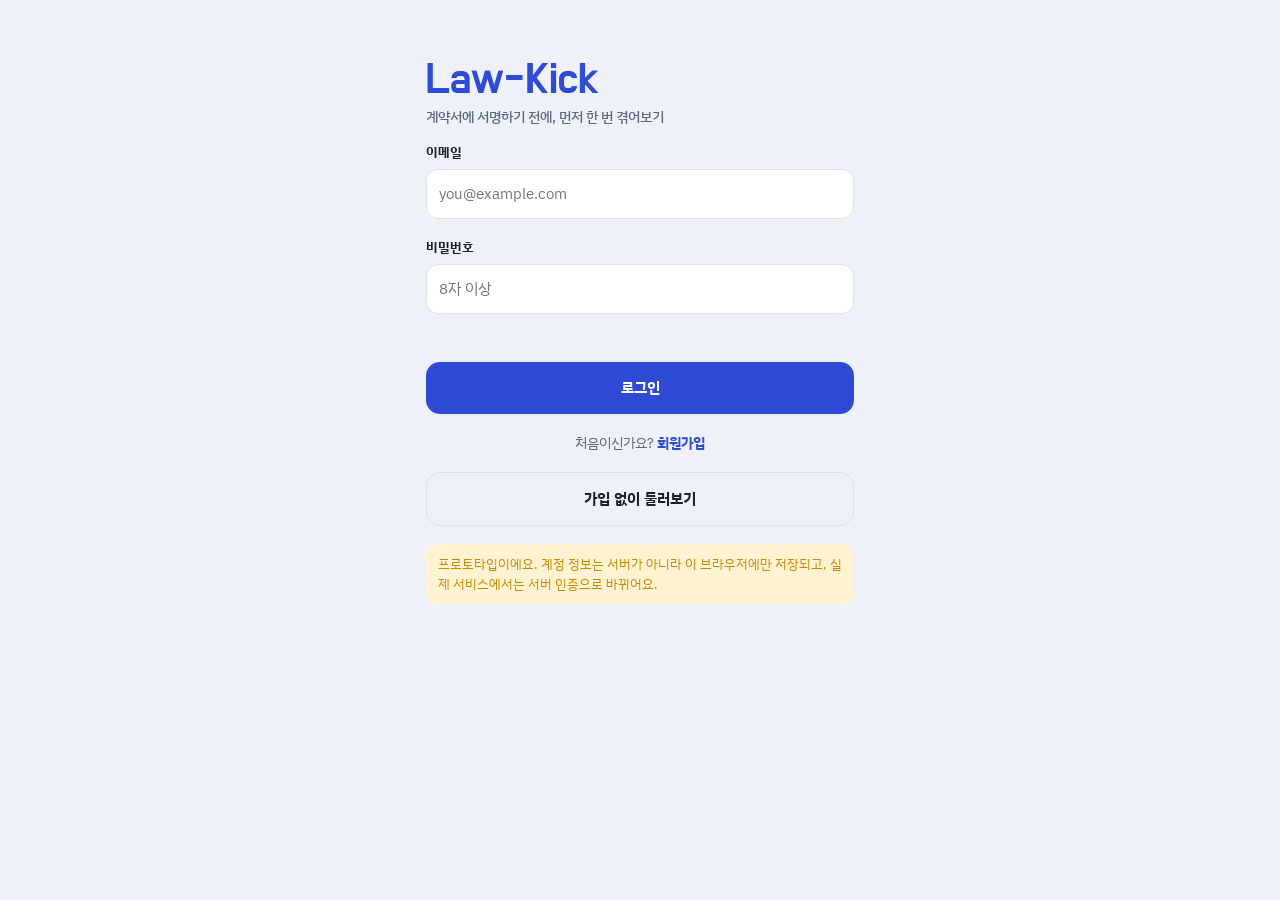
<file: index.html>
<!doctype html>
<html lang="ko">
<head>
<meta charset="utf-8">
<meta name="viewport" content="width=device-width,initial-scale=1,viewport-fit=cover">
<title>Law-Kick</title>
<meta name="claude:viewport-fit-sides" content="cover">
<link rel="preconnect" href="https://fonts.googleapis.com">
<link rel="stylesheet" href="https://fonts.googleapis.com/css2?family=Do+Hyeon&family=Gowun+Dodum&family=IBM+Plex+Sans+KR:wght@400;500;700&display=swap">
<link rel="stylesheet" href="css/style.css">
</head>
<body>
<div id="app">
  <div class="toast" id="toast" role="status"></div>

  <!-- 로그인 -->
  <section class="screen" id="login" hidden>
    <form class="stack" style="gap:18px;padding-top:36px" id="loginForm" novalidate>
      <div class="brand">Law-Kick<small>계약서에 서명하기 전에, 먼저 한 번 겪어보기</small></div>
      <div class="field"><label for="liEmail">이메일</label><input type="email" id="liEmail" autocomplete="username" placeholder="you@example.com"></div>
      <div class="field"><label for="liPw">비밀번호</label><input type="password" id="liPw" autocomplete="current-password" placeholder="8자 이상"></div>
      <div class="err" id="liErr"></div>
      <button class="btn" type="submit">로그인</button>
      <p class="sub" style="text-align:center">처음이신가요? <button type="button" class="link" onclick="go('signup')">회원가입</button></p>
      <button type="button" class="btn line" onclick="guest()">가입 없이 둘러보기</button>
      <p class="proto">프로토타입이에요. 계정 정보는 서버가 아니라 이 브라우저에만 저장되고, 실제 서비스에서는 서버 인증으로 바뀌어요.</p>
    </form>
  </section>

  <!-- 회원가입 -->
  <section class="screen" id="signup" hidden>
    <form class="stack" style="gap:14px" id="signupForm" novalidate>
      <button type="button" class="back" onclick="go('login')">← 로그인</button>
      <h1>회원가입</h1>
      <div class="field"><label for="suNick">닉네임</label><input type="text" id="suNick" maxlength="10" placeholder="2~10자, 랭킹에 표시돼요"><div class="err" id="eNick"></div></div>
      <div class="field"><label for="suEmail">이메일</label><input type="email" id="suEmail" autocomplete="username"><div class="err" id="eEmail"></div></div>
      <div class="field"><label for="suPw">비밀번호</label><input type="password" id="suPw" autocomplete="new-password" placeholder="영문과 숫자를 섞어 8자 이상"><div class="err" id="ePw"></div></div>
      <div class="field"><label for="suPw2">비밀번호 확인</label><input type="password" id="suPw2" autocomplete="new-password"><div class="err" id="ePw2"></div></div>
      <label class="agree"><input type="checkbox" id="suAgree"><span>(필수) 이용약관과 개인정보 처리방침에 동의합니다.</span></label>
      <label class="agree"><input type="checkbox" id="suRank" checked><span>(선택) 랭킹에 닉네임과 경험치를 공개합니다.</span></label>
      <div class="err" id="eAgree"></div>
      <button class="btn" type="submit">가입하고 시작하기</button>
    </form>
  </section>

  <!-- 홈 -->
  <section class="screen" id="home" hidden>
    <div class="stack" style="gap:18px">
      <div class="row between"><div><p class="sub" id="hHello"></p><h1>오늘은 어떤 계약을<br>연습해 볼까요?</h1></div></div>
      <div class="hero" hidden>
        <div class="row between">
          <span class="disp" style="font-size:21px" id="hLv"></span>
          <span class="sub" id="hDay"></span>
        </div>

        <div class="meter">
          <i id="hBar"></i>
        </div>

        <p class="sub" style="margin-top:6px" id="hNext"></p>

        <div class="stats">
          <div><b id="hXp"></b><span>경험치</span></div>
          <div><b id="hCoin"></b><span>킥 코인</span></div>
          <div><b id="hClear"></b><span>클리어 단계</span></div>
        </div>
      </div>
      <button class="next" id="hContinue"></button>
      <div class="row between"><h2>코스 선택</h2><span class="sub">3개 코스</span></div>
      <div class="stack" id="hCourses"></div>
      <p class="note">교육용 예시 시나리오예요. 법령 요약은 2026년 기준이며, 실제 사안은 전문가와 상담하세요.</p>
    </div>
  </section>

  <!-- 코스 -->
  <section class="screen" id="course" hidden>
    <div class="stack" style="gap:16px">
      <button class="back" onclick="go('home')">← 홈</button>
      <div><span class="label" id="cNo"></span><h1 id="cName"></h1><p class="sub" id="cSub"></p></div>
      <div class="stack" id="cChapters" style="gap:14px"></div>
    </div>
  </section>

  <!-- 스테이지 소개(만화) -->
  <section class="screen" id="stage" hidden>
    <div class="stack" style="gap:16px">
      <div class="row between"><button class="back" onclick="openCourse(cur.course)">← 코스</button>
        <div class="fsbar" aria-label="글자 크기"><span class="sub">글자</span><button onclick="fontStep(-1)" aria-label="글자 작게">가−</button><button onclick="fontStep(1)" aria-label="글자 크게">가+</button></div></div>
      <div><span class="label" id="sTag"></span><h1 id="sTitle"></h1></div>
      <div class="comic" id="sComic"></div>
      <div class="qcard"><b>문제</b><p style="margin-top:4px;font-weight:700" id="sQ"></p></div>
      <div class="card"><span class="label">푸는 방법</span><p style="margin-top:6px;font-size:14px">AI 진행자에게 질문할 수 있는 기회는 <b>10번</b>이에요. 스무고개처럼 물어보며 숨은 단서 2개를 찾고, 준비가 되면 답을 고르세요. 단서를 많이 찾고 질문을 아낄수록 보상이 커져요.</p></div>
      <button class="btn" onclick="startPlay()">질문 시작하기</button>
    </div>
  </section>

  <!-- 플레이 -->
  <section class="screen" id="play" hidden style="padding-bottom:180px">
    <div class="playhead">
      <div class="row between"><button class="back" onclick="go('stage',true)">← 만화 다시 보기</button><span class="sub" id="pLeft"></span></div>
      <div class="qtext" id="pQ"></div>
      <div class="qleft" id="pBar"></div>
      <div class="clues" id="pClues"></div>
    </div>
    <div class="chat" id="pChat" aria-live="polite"></div>
  </section>

  <!-- 답 고르기 -->
  <section class="screen" id="answer" hidden>
    <div class="stack" style="gap:12px">
      <button class="back" onclick="go('play',true)" id="aBack">← 질문으로 돌아가기</button>
      <div><span class="label">정답 고르기</span><h2 id="aQ" style="margin-top:4px"></h2></div>
      <div class="stack" id="aOpts" style="gap:10px"></div>
    </div>
  </section>

  <!-- 피드백 -->
  <section class="screen" id="feedback" hidden>
    <div class="stack" style="gap:14px">
      <div class="verdict" id="fVerdict"></div>
      <div class="card stack" id="fMine" style="gap:6px"></div>
      <div class="card stack" id="fExplain" style="gap:8px"></div>
      <div class="card stack" id="fLaws" style="gap:12px"></div>
      <div class="ai" id="fAi"></div>
      <div class="stack" id="fBtns" style="gap:10px"></div>
    </div>
  </section>

  <!-- 쇼츠 몰아보기 -->
  <section class="screen" id="shorts" hidden>
    <div class="stack" style="gap:16px">
      <div><h1>쇼츠 몰아보기</h1><p class="sub" style="margin-top:6px">챕터마다 시작 전에 보는 1분 배경지식이에요. 시작한 챕터의 쇼츠는 여기서 언제든 다시 볼 수 있어요.</p></div>
      <button class="btn hot" onclick="playAll()">열린 쇼츠 전체 이어보기</button>
      <div id="shList" class="stack" style="gap:18px"></div>
    </div>
  </section>

  <!-- 랭킹 -->
  <section class="screen" id="rank" hidden>
    <div class="stack" style="gap:16px">
      <div class="row between"><h1>랭킹</h1><span class="pill" id="rSrc"></span></div>
      <p class="sub" id="rDesc"></p>
      <div class="podium" id="rPodium"></div>
      <div class="card" id="rList" style="padding-block:6px"></div>
    </div>
  </section>

  <!-- 마이페이지 -->
  <section class="screen" id="my" hidden>
    <div class="stack" style="gap:14px">
      <div class="row between"><div><span class="label">마이페이지</span><h1 id="mNick"></h1><p class="sub" id="mEmail"></p></div><span class="pill gold" id="mDay"></span></div>
      <div class="kv">
        <div><span class="sub">레벨</span><b id="mLv"></b></div>
        <div><span class="sub">경험치</span><b id="mXp"></b></div>
        <div><span class="sub">킥 코인</span><b id="mCoin"></b></div>
        <div><span class="sub">클리어 단계</span><b id="mClear"></b></div>
      </div>
      <div class="card"><span class="label">획득 배지</span><div class="badges" id="mBadges" style="margin-top:8px"></div></div>
      <div class="card"><span class="label">진행한 시나리오</span><div id="mHist" style="margin-top:4px"></div></div>
      <button class="btn line" onclick="logout()">로그아웃</button>
      <button class="btn line" onclick="resetMe()" id="mReset">진행 기록 초기화</button>
    </div>
  </section>

  <div class="composer" id="composer" hidden>
    <div class="inner">
      <div class="chips" id="chips"></div>
      <form class="inputrow" id="askForm">
        <input id="askInput" autocomplete="off" placeholder="진행자에게 질문하기" maxlength="120" aria-label="진행자에게 질문">
        <button class="btn" type="submit" id="askBtn">질문</button>
      </form>
      <div class="mode" id="modeNote"></div>
    </div>
  </div>

  <nav class="tabbar" id="tabbar" hidden>
    <div class="inner">
      <button class="tab" data-t="home" onclick="go('home')"><svg viewBox="0 0 24 24"><path d="M3 11l9-7 9 7v9a1 1 0 0 1-1 1h-5v-6h-6v6H4a1 1 0 0 1-1-1z"/></svg>홈</button>
      <button class="tab" data-t="shorts" onclick="go('shorts')"><svg viewBox="0 0 24 24"><rect x="6" y="3" width="12" height="18" rx="3"/><path d="M10.5 9.5v5l4-2.5z"/></svg>쇼츠</button>
      <button class="tab" data-t="rank" onclick="go('rank')"><svg viewBox="0 0 24 24"><path d="M8 21V11H4v10zM14 21V5h-4v16zM20 21v-7h-4v7z"/></svg>랭킹</button>
      <button class="tab" data-t="my" onclick="go('my')"><svg viewBox="0 0 24 24"><circle cx="12" cy="8" r="4"/><path d="M4 21c1-4 4-6 8-6s7 2 8 6"/></svg>마이</button>
    </div>
  </nav>

  <div class="player" id="player" hidden></div>
  <div class="modal" id="modal" hidden></div>
</div>

<script src="js/data.js"></script>
<script src="js/app.js"></script>
</body>
</html>
</file>
<file: css/style.css>
/* 한 손 모바일 앱: 하단 탭 4개, 카드 대신 여백과 굵은 제목으로 위계, 만화 패널은 세로 웹툰 문법 */
:root{
  --bg:#eef1f7; --card:#ffffff; --ink:#1b2133; --sub:#5d6683; --line:#dde2ee;
  --brand:#2f4bd6; --brand-soft:#e3e8ff; --on-brand:#ffffff;
  --hot:#f25c2e; --hot-soft:#ffece4;
  --good:#138a55; --good-soft:#dff4ea; --bad:#d23c44; --bad-soft:#fde8e9;
  --gold:#c98a00; --gold-soft:#fff3d1;
  --clue:#fff2cc; --clue-ink:#7a5600;
  --me:#2f4bd6; --bot:#ffffff;
  --sc-sky:#cfe0ff; --sc-wall:#f3ede4; --sc-floor:#e2d6c4; --sc-acc:#9fb3e8; --sc-win:#ffffff; --sc-dark:#24305a; --sc-desk:#c9a57c; --sc-shelf:#e9eef8;
  --panel-line:#1b2133;
  --display:"Do Hyeon","Apple SD Gothic Neo","Malgun Gothic",sans-serif;
  --body:"IBM Plex Sans KR","Apple SD Gothic Neo","Malgun Gothic",sans-serif;
  --comic:"Gowun Dodum","Apple SD Gothic Neo","Malgun Gothic",sans-serif;
  --fs:15px;
}
@media (prefers-color-scheme: dark){:root:not([data-theme="light"]){
  --bg:#11141d; --card:#1a1f2d; --ink:#e8ebf5; --sub:#9aa3bd; --line:#2b3245;
  --brand:#7d93ff; --brand-soft:#232c4d; --on-brand:#0f1324;
  --hot:#ff8a63; --hot-soft:#3a2219; --good:#4cc78f; --good-soft:#173328; --bad:#ff7b80; --bad-soft:#3a1d20;
  --gold:#ffc94d; --gold-soft:#3a3016; --clue:#3a3016; --clue-ink:#ffd77a; --me:#5f78ff; --bot:#232a3c;
  --sc-sky:#2b3a66; --sc-wall:#3a3631; --sc-floor:#4a3f33; --sc-acc:#46598f; --sc-win:#c9d6ff; --sc-dark:#0c1124; --sc-desk:#6e5638; --sc-shelf:#2a3247;
  --panel-line:#8d97b5; color-scheme:dark}}
:root[data-theme="dark"]{
  --bg:#11141d; --card:#1a1f2d; --ink:#e8ebf5; --sub:#9aa3bd; --line:#2b3245;
  --brand:#7d93ff; --brand-soft:#232c4d; --on-brand:#0f1324;
  --hot:#ff8a63; --hot-soft:#3a2219; --good:#4cc78f; --good-soft:#173328; --bad:#ff7b80; --bad-soft:#3a1d20;
  --gold:#ffc94d; --gold-soft:#3a3016; --clue:#3a3016; --clue-ink:#ffd77a; --me:#5f78ff; --bot:#232a3c;
  --sc-sky:#2b3a66; --sc-wall:#3a3631; --sc-floor:#4a3f33; --sc-acc:#46598f; --sc-win:#c9d6ff; --sc-dark:#0c1124; --sc-desk:#6e5638; --sc-shelf:#2a3247;
  --panel-line:#8d97b5; color-scheme:dark}
*{box-sizing:border-box}
[hidden]{display:none!important}
html,body{height:100%}
body{margin:0;background:var(--bg);color:var(--ink);font-family:var(--body);font-size:var(--fs);line-height:1.6}
button,input{font:inherit;color:inherit}
#app{max-width:460px;margin:0 auto;min-height:100%;position:relative}
.screen{padding-left:max(16px,env(safe-area-inset-left,0px));padding-right:max(16px,env(safe-area-inset-right,0px));padding-block:22px 110px}
h1,h2,h3,.disp{font-family:var(--display);font-weight:400;letter-spacing:.01em;text-wrap:balance;margin:0}
h1{font-size:28px;line-height:1.2} h2{font-size:21px;line-height:1.3} h3{font-size:18px;line-height:1.3}
p{margin:0}
.sub{color:var(--sub);font-size:.9em}
.stack{display:flex;flex-direction:column;gap:12px}
.row{display:flex;align-items:center;gap:10px}
.between{justify-content:space-between}
.grow{flex:1;min-width:0}
.card{background:var(--card);border:1px solid var(--line);border-radius:16px;padding:16px}
.label{font-size:11.5px;font-weight:700;letter-spacing:.08em;color:var(--sub)}
.btn{display:block;width:100%;border:0;border-radius:14px;padding:14px 16px;font-weight:700;font-size:15px;background:var(--brand);color:var(--on-brand);cursor:pointer;text-align:center}
.btn.soft{background:var(--brand-soft);color:var(--brand)}
.btn.line{background:transparent;border:1px solid var(--line);color:var(--ink)}
.btn.hot{background:var(--hot);color:#fff}
.btn:disabled{opacity:.45;cursor:default}
.link{background:none;border:0;padding:0;color:var(--brand);font-weight:700;cursor:pointer}
.back{background:none;border:0;padding:0;color:var(--sub);font-size:14px;cursor:pointer}
:focus-visible{outline:3px solid var(--hot);outline-offset:2px}
.pill{display:inline-block;font-size:12px;font-weight:700;padding:4px 9px;border-radius:99px;background:var(--brand-soft);color:var(--brand);white-space:nowrap}
.pill.good{background:var(--good-soft);color:var(--good)} .pill.gold{background:var(--gold-soft);color:var(--gold)} .pill.mute{background:var(--line);color:var(--sub)}

/* 인증 */
.brand{font-family:var(--display);font-size:44px;line-height:1;color:var(--brand)}
.brand small{display:block;font-family:var(--body);font-size:14px;color:var(--sub);margin-top:8px;font-weight:500}
.field{display:flex;flex-direction:column;gap:6px}
.field label{font-size:13px;font-weight:700}
.field input[type=text],.field input[type=email],.field input[type=password]{border:1px solid var(--line);background:var(--card);border-radius:12px;padding:12px;font-size:15px;width:100%}
.err{color:var(--bad);font-size:12.5px;min-height:1em}
.agree{display:flex;gap:8px;align-items:flex-start;font-size:13.5px}
.agree input{width:18px;height:18px;margin-top:3px;flex:none}
.proto{background:var(--gold-soft);color:var(--gold);border-radius:12px;padding:10px 12px;font-size:12.5px}

/* 홈 */
.hero{background:var(--brand);color:var(--on-brand);border-radius:20px;padding:18px}
.hero .sub{color:inherit;opacity:.8}
.meter{height:8px;border-radius:99px;background:rgba(255,255,255,.28);overflow:hidden;margin-top:10px}
.meter i{display:block;height:100%;background:currentColor;border-radius:99px;transition:width .4s}
.stats{display:grid;grid-template-columns:repeat(3,minmax(0,1fr));gap:8px;margin-top:14px;font-variant-numeric:tabular-nums}
.stats div{background:rgba(255,255,255,.14);border-radius:12px;padding:8px 10px}
.stats b{display:block;font-size:18px}
.stats span{font-size:11.5px;opacity:.85}
.course{display:grid;grid-template-columns:56px 1fr auto;gap:12px;align-items:center;width:100%;text-align:left;cursor:pointer;background:var(--card);border:1px solid var(--line);border-radius:18px;padding:14px}
.course .mk{width:56px;height:56px;border-radius:16px;display:grid;place-items:center;font-family:var(--display);font-size:20px;background:var(--brand-soft);color:var(--brand)}
.course b{display:block;font-size:16.5px}
.mini{height:6px;border-radius:99px;background:var(--line);overflow:hidden;margin-top:8px}
.mini i{display:block;height:100%;background:var(--brand)}
.next{display:flex;gap:12px;align-items:center;background:var(--hot-soft);border-radius:19px;padding:18px;cursor:pointer;width:100%;border:1px solid #E85B2A; box-shadow: 0 3px 14px rgba(31, 48, 90, .045);text-align:left;transition: transform .15s, box-shadow .15s;}
.next .go{margin-left:auto;font-weight:700;color:var(--hot);white-space:nowrap}

/* 코스 지도 */
.chap{background:var(--card);border:1px solid var(--line);border-radius:18px;padding:16px}
.chap.locked{opacity:.6}
.path{display:flex;flex-direction:column;gap:0;margin-top:12px}
.node{display:grid;grid-template-columns:44px 1fr auto;gap:12px;align-items:center;padding:8px 0;width:100%;background:none;border:0;text-align:left;cursor:pointer;position:relative}
.node:disabled{cursor:default}
.node .dot{width:44px;height:44px;border-radius:50%;display:grid;place-items:center;font-family:var(--display);font-size:18px;border:2px solid var(--line);background:var(--card);color:var(--sub);position:relative;z-index:1}
.node.open .dot{border-color:var(--brand);color:var(--brand)}
.node.clear .dot{background:var(--good);border-color:var(--good);color:#fff}
.node:not(:last-child)::after{content:"";position:absolute;left:21px;top:52px;bottom:-8px;width:2px;background:var(--line)}
.shortbtn{display:flex;align-items:center;gap:8px;background:var(--brand-soft);color:var(--brand);border:0;border-radius:12px;padding:9px 12px;font-weight:700;font-size:13.5px;cursor:pointer}

/* 만화 */
.comic{display:flex;flex-direction:column;gap:14px}
.panel{margin:0;background:var(--card);border:2px solid var(--panel-line);border-radius:6px;overflow:hidden}
.panel .cap{background:var(--ink);color:var(--bg);font-family:var(--comic);font-size:calc(var(--fs) - 1px);padding:8px 12px;line-height:1.5}
.panel svg{display:block;width:100%;height:auto}
.bubbles{display:flex;flex-direction:column;gap:8px;padding:12px}
.bub{position:relative;max-width:88%;font-family:var(--comic);font-size:calc(var(--fs) + 1px);line-height:1.55;background:var(--card);border:2px solid var(--panel-line);border-radius:18px;padding:9px 13px}
.bub b{display:block;font-family:var(--body);font-size:11.5px;color:var(--sub);margin-bottom:1px}
.bub.l{align-self:flex-start;border-top-left-radius:4px}
.bub.r{align-self:flex-end;border-top-right-radius:4px}
.bub.think{border-style:dashed}
.fsbar{display:flex;gap:6px;align-items:center}
.fsbar button{border:1px solid var(--line);background:var(--card);border-radius:10px;padding:4px 10px;cursor:pointer;font-weight:700}
.qcard{background:var(--hot-soft);border-radius:16px;padding:14px}
.qcard b{color:var(--hot)}

/* 플레이 */
.playhead{position:sticky;top:env(safe-area-inset-top,0px);z-index:5;background:var(--bg);padding-block:12px 8px;margin-top:-12px}
.qtext{font-weight:700;font-size:14.5px;background:var(--card);border:1px solid var(--line);border-radius:12px;padding:10px 12px;margin-top:8px}
.qleft{display:flex;gap:3px;margin-top:8px}
.qleft i{flex:1;height:6px;border-radius:99px;background:var(--brand)}
.qleft i.used{background:var(--line)}
.clues{display:grid;grid-template-columns:repeat(2,minmax(0,1fr));gap:6px;margin-top:8px}
.clue{font-size:12.5px;line-height:1.35;border-radius:10px;padding:8px 10px;background:var(--card);border:1px dashed var(--line);color:var(--sub)}
.clue.on{background:var(--clue);border:1px solid transparent;color:var(--clue-ink);font-weight:700}
.chat{display:flex;flex-direction:column;gap:10px;margin-top:12px}
.msg{max-width:86%;padding:10px 13px;border-radius:16px;font-size:14.5px;white-space:pre-wrap;word-break:keep-all;overflow-wrap:anywhere}
.msg.bot{background:var(--bot);border:1px solid var(--line);border-top-left-radius:4px;align-self:flex-start}
.msg.me{background:var(--me);color:#fff;border-top-right-radius:4px;align-self:flex-end}
.msg.sys{align-self:center;background:var(--clue);color:var(--clue-ink);font-size:12.5px;font-weight:700;border-radius:99px;padding:5px 12px}
.msg .who{display:block;font-size:11.5px;font-weight:700;color:var(--sub);margin-bottom:2px}
.typing{opacity:.6}
.composer{position:fixed;left:0;right:0;bottom:0;z-index:8;background:var(--bg);border-top:1px solid var(--line);padding-left:max(12px,env(safe-area-inset-left,0px));padding-right:max(12px,env(safe-area-inset-right,0px));padding-top:8px;padding-bottom:calc(10px + env(safe-area-inset-bottom,0px))}
.composer .inner{max-width:436px;margin:0 auto;display:flex;flex-direction:column;gap:8px}
.chips{display:flex;gap:6px;overflow-x:auto;padding-bottom:2px;scrollbar-width:none}
.chip{flex:none;border:1px solid var(--line);background:var(--card);border-radius:99px;padding:6px 11px;font-size:12.5px;cursor:pointer}
.chip.go{background:var(--hot);border-color:var(--hot);color:#fff;font-weight:700}
.chip.gold{background:var(--gold-soft);border-color:transparent;color:var(--gold);font-weight:700}
.inputrow{display:flex;gap:8px}
.inputrow input{flex:1;min-width:0;border:1px solid var(--line);background:var(--card);border-radius:12px;padding:11px 12px;font-size:15px}
.inputrow .btn{width:auto;padding:0 16px}
.mode{font-size:11.5px;color:var(--sub);text-align:center}

/* 답/피드백 */
.opt{display:block;width:100%;text-align:left;background:var(--card);border:2px solid var(--line);border-radius:14px;padding:13px 14px;font-size:14.5px;cursor:pointer}
.opt:disabled{cursor:default}
.opt.right{border-color:var(--good);background:var(--good-soft)}
.opt.wrong{border-color:var(--bad);background:var(--bad-soft)}
.verdict{border-radius:18px;padding:18px;text-align:center}
.verdict.ok{background:var(--good-soft);color:var(--good)} .verdict.no{background:var(--bad-soft);color:var(--bad)}
.verdict .disp{font-size:30px}
.law{border-left:3px solid var(--brand);padding:2px 0 2px 12px}
.law b{display:block;font-size:14px}
.law p{font-size:13.5px;color:var(--sub)}
.ai{border:1px solid var(--brand);border-radius:16px;padding:16px;background:var(--card)}
.ai ul{margin:6px 0 0;padding-left:18px}
.ai li{margin-bottom:4px}
.skel{height:12px;border-radius:6px;background:var(--line);margin-top:8px;animation:pulse 1.2s infinite}
@keyframes pulse{50%{opacity:.4}}

/* 쇼츠 몰아보기 */
.sgrid{display:grid;grid-template-columns:repeat(3,minmax(0,1fr));gap:8px}
.thumb{aspect-ratio:9/16;max-width:100%;border:0;border-radius:12px;padding:10px 8px;color:#fff;text-align:left;display:flex;flex-direction:column;justify-content:space-between;cursor:pointer;position:relative;overflow:hidden}
.thumb b{font-family:var(--display);font-weight:400;font-size:15px;line-height:1.25}
.thumb small{font-size:10.5px;opacity:.85}
.thumb.lock{filter:grayscale(1);opacity:.55;cursor:pointer}
.thumb .seen{position:absolute;top:8px;right:8px;font-size:10px;background:rgba(0,0,0,.35);padding:2px 6px;border-radius:99px}
/* 그림 썸네일: 그림 안에 챕터 번호·제목이 이미 있으므로 글자는 아래 한 줄(길이·잠금 안내)만 얹는다 */
.thumb.has-img{padding:0;background:#1a1d26;justify-content:flex-end}
.thumb.has-img img{position:absolute;inset:0;width:100%;height:100%;object-fit:cover}
.thumb.has-img .seen{z-index:2;background:rgba(0,0,0,.55)}
.thumb.lock-img img{opacity:.8}
.vh{position:absolute!important;width:1px;height:1px;overflow:hidden;clip:rect(0 0 0 0);white-space:nowrap}
.c-jeonse{background:linear-gradient(160deg,#2f4bd6,#1a2a7a)} .c-work{background:linear-gradient(160deg,#e0663f,#8f2f17)} .c-used{background:linear-gradient(160deg,#16936a,#0b4a35)}

/* 랭킹 */
.rank{display:grid;grid-template-columns:36px 1fr auto;gap:10px;align-items:center;padding:10px 0;border-bottom:1px solid var(--line);font-variant-numeric:tabular-nums}
.rank:last-child{border-bottom:0}
.rank .no{font-family:var(--display);font-size:20px;text-align:center;color:var(--sub)}
.rank.top .no{color:var(--gold)}
.rank.mine{background:var(--brand-soft);border-radius:12px;padding-inline:8px;border-bottom-color:transparent}
.podium{display:grid;grid-template-columns:repeat(3,minmax(0,1fr));gap:8px;align-items:end;text-align:center}
.podium div{background:var(--card);border:1px solid var(--line);border-radius:14px;padding:10px 6px}
.podium .p1{padding-block:20px;border-color:var(--gold)}
.podium b{display:block;font-family:var(--display);font-weight:400;font-size:24px;color:var(--gold)}
.podium span{display:block;overflow:hidden;text-overflow:ellipsis;white-space:nowrap}

/* 마이 */
.kv{display:grid;grid-template-columns:repeat(2,minmax(0,1fr));gap:8px;font-variant-numeric:tabular-nums}
.kv div{background:var(--card);border:1px solid var(--line);border-radius:14px;padding:12px}
.kv b{display:block;font-size:22px;font-family:var(--display);font-weight:400}
.badges{display:flex;gap:8px;flex-wrap:wrap}
.badge{font-size:12.5px;font-weight:700;padding:6px 10px;border-radius:99px;background:var(--gold-soft);color:var(--gold)}
.hist{display:grid;grid-template-columns:1fr auto;gap:8px;align-items:center;padding:9px 0;border-bottom:1px solid var(--line)}
.hist:last-child{border-bottom:0}

/* 탭바 */
.tabbar{position:fixed;left:0;right:0;bottom:0;z-index:7;background:var(--card);border-top:1px solid var(--line);padding-bottom:env(safe-area-inset-bottom,0px);padding-left:env(safe-area-inset-left,0px);padding-right:env(safe-area-inset-right,0px)}
.tabbar .inner{max-width:460px;margin:0 auto;display:grid;grid-template-columns:repeat(4,1fr)}
.tab{background:none;border:0;padding:9px 0 11px;font-size:11.5px;color:var(--sub);cursor:pointer;display:flex;flex-direction:column;align-items:center;gap:3px}
.tab svg{width:22px;height:22px;stroke:currentColor;fill:none;stroke-width:1.8;stroke-linecap:round;stroke-linejoin:round}
.tab[aria-current="page"]{color:var(--brand);font-weight:700}

/* 쇼츠 플레이어 (단일 다크 룩) */
.player{position:fixed;inset:0;z-index:30;background:#05070d;display:flex;align-items:center;justify-content:center;padding-top:env(safe-area-inset-top,0px);padding-bottom:env(safe-area-inset-bottom,0px)}
.reel{position:relative;height:100%;max-height:860px;aspect-ratio:9/16;max-width:100%;overflow:hidden;color:#fff}
@media (max-aspect-ratio:9/16){.reel{width:100%;height:auto}}
.reel .bars{position:absolute;top:12px;left:12px;right:12px;display:flex;gap:4px;z-index:3}
.reel .bars i{flex:1;height:3px;border-radius:2px;background:rgba(255,255,255,.3);overflow:hidden}
.reel .bars i span{display:block;height:100%;width:0;background:#fff}
.reel .top{position:absolute;top:24px;left:14px;right:14px;display:flex;justify-content:space-between;align-items:center;z-index:3;font-size:12.5px}
.reel .top button{background:rgba(0,0,0,.35);border:0;color:#fff;border-radius:99px;padding:6px 11px;font-size:12.5px;font-weight:700;cursor:pointer}
.slide{position:absolute;inset:0;display:flex;flex-direction:column;justify-content:center;padding:70px 26px 120px;gap:16px}
.slide .k{font-size:13px;font-weight:700;letter-spacing:.06em;opacity:.85}
.slide .big{font-family:var(--display);font-size:clamp(30px,9vw,44px);line-height:1.15;white-space:pre-line}
.slide .body{font-size:16px;line-height:1.6;opacity:.95}
.slide .viz{display:flex;flex-wrap:wrap;gap:8px}
.slide .viz span{background:rgba(255,255,255,.16);border:1px solid rgba(255,255,255,.35);border-radius:10px;padding:7px 11px;font-weight:700;font-size:14px}
.slide>*{animation:rise .5s both}
.slide .big{animation-delay:.08s} .slide .body{animation-delay:.18s} .slide .viz{animation-delay:.28s}
@keyframes rise{from{opacity:0;transform:translateY(14px)}to{opacity:1;transform:none}}
/* 만화 슬라이드: 위쪽 진행 막대·버튼 줄(58px)은 만화 바깥에 두고, 그 아래를 정확히 9:16 칸으로 만들어 만화를 통째로 보여준다
   → 위아래가 버튼에 가리거나 잘리지 않고, 좌우 여백도 없다 */
.reel.has-comic{padding-top:58px;aspect-ratio:auto;height:auto;max-height:none;
  width:min(100%, calc((min(100vh, 918px) - 58px - env(safe-area-inset-top,0px) - env(safe-area-inset-bottom,0px)) * 9 / 16));
  width:min(100%, calc((min(100dvh, 918px) - 58px - env(safe-area-inset-top,0px) - env(safe-area-inset-bottom,0px)) * 9 / 16))}
.slide.comic{position:relative;inset:auto;padding:0;width:100%;aspect-ratio:9/16;height:auto}
.slide.comic img{display:block;width:100%;height:100%;object-fit:contain;object-position:center;animation:none}   /* contain: 어떤 경우에도 그림이 잘리지 않게 */
.reel.has-comic .wm{display:none}
/* 만화 뒤 여백(위쪽 버튼 줄 등)은 그 만화를 흐리게 깔아 반투명 유리처럼 */
.reel.has-comic::before{content:"";position:absolute;inset:-40px;background:var(--comic-bg) center/cover no-repeat;filter:blur(24px) saturate(.9) brightness(.9);z-index:0;pointer-events:none}
.reel.has-comic::after{content:"";position:absolute;left:0;right:0;top:0;height:58px;background:rgba(255,255,255,.16);border-bottom:1px solid rgba(255,255,255,.3);box-shadow:0 4px 14px rgba(0,0,0,.18);z-index:1;pointer-events:none}
.reel.has-comic .top{text-shadow:0 1px 3px rgba(0,0,0,.45)}
/* 만화 아래쪽 자막 띠를 가리지 않도록: 재생·읽어주기는 위로, 마지막 버튼은 다 본 뒤에 */
.reel .topbtns{display:flex;gap:6px;align-items:center}
.reel .topbtns button{min-width:32px}
.reel.has-comic .tapL,.reel.has-comic .tapR{bottom:90px}
.reel.has-comic .bottom .btn{opacity:0;pointer-events:none;transform:translateY(8px);transition:opacity .3s,transform .3s;box-shadow:0 8px 24px rgba(0,0,0,.4)}
.reel.has-comic.ended .bottom .btn{opacity:1;pointer-events:auto;transform:none}
.reel .tapL,.reel .tapR{position:absolute;top:60px;bottom:110px;width:40%;z-index:2;background:none;border:0;cursor:pointer}
.reel .tapL{left:0}.reel .tapR{right:0}
.reel .bottom{position:absolute;left:16px;right:16px;bottom:22px;z-index:3;display:flex;flex-direction:column;gap:8px}
.reel .bottom .btn{background:#fff;color:#111}
.reel .ctrl{display:flex;justify-content:space-between;font-size:12.5px;opacity:.9}
.reel .ctrl button{background:none;border:0;color:#fff;font-weight:700;cursor:pointer;padding:4px}
.reel .wm{position:absolute;right:16px;bottom:100px;font-family:var(--display);font-size:14px;opacity:.6;z-index:2}

/* 보상 모달 */
.modal{position:fixed;inset:0;z-index:25;background:rgba(10,14,28,.55);display:flex;align-items:center;justify-content:center;padding:24px}
.modal .box{background:var(--card);border-radius:22px;padding:22px;max-width:340px;width:100%;text-align:center;display:flex;flex-direction:column;gap:12px;animation:pop .35s both}
@keyframes pop{from{transform:scale(.85);opacity:0}to{transform:none;opacity:1}}
.rewards{display:flex;justify-content:center;gap:10px;flex-wrap:wrap}
.rewards span{background:var(--gold-soft);color:var(--gold);font-weight:700;border-radius:12px;padding:8px 12px;font-variant-numeric:tabular-nums}
.toast{position:fixed;left:50%;top:calc(14px + env(safe-area-inset-top,0px));transform:translate(-50%,-90px);background:var(--ink);color:var(--bg);padding:9px 16px;border-radius:18px;font-size:13.5px;font-weight:700;transition:transform .3s;z-index:40;width:max-content;max-width:calc(100vw - 32px);text-align:center;line-height:1.45}
.toast.show{transform:translate(-50%,0)}
.note{font-size:12px;color:var(--sub);text-align:center}
@media (prefers-reduced-motion: reduce){*{transition:none!important;animation:none!important}}



/* 클릭 가능한 요소 */
button,
a,
.course,
.next,
.node,
.chap:not(.locked),
.shortbtn,
.thumb:not(.lock),
.opt,
.chip,
.hist,
.tab,
.fsbar button,
.reel button,
.modal button {
  -webkit-tap-highlight-color: transparent;
  transition: transform .15s ease;
}

/* 터치 시 살짝 축소 */
button:active:not(:disabled),
a:active,
.course:active,
.next:active,
.node:active:not(:disabled),
.chap:not(.locked):active,
.shortbtn:active,
.thumb:not(.lock):active,
.opt:active:not(:disabled),
.chip:active,
.hist:active,
.tab:active,
.fsbar button:active,
.reel button:active,
.modal button:active {
  transform: scale(.985);
}

/* 비활성 요소 */
button:disabled,
.node:disabled,
.chap.locked {
  cursor: default;
  transform: none;
}

/* 모바일 터치 최적화 */
button,
a,
.course,
.next,
.node,
.opt,
.chip,
.thumb {
  user-select: none;
  -webkit-user-select: none;
}

/* 모션 최소화 설정 */
@media (prefers-reduced-motion: reduce) {
  button,
  a,
  .course,
  .next,
  .node,
  .chap,
  .shortbtn,
  .thumb,
  .opt,
  .chip,
  .hist,
  .tab {
    transition: none !important;
  }
}

/* 코스 SVG 아이콘 */
.course .mk {
  width: 53px;
  height: 53px;
  display: flex;
  align-items: center;
  justify-content: center;
  flex-shrink: 0;
}

.course .mk svg {
  width: 30px;
  height: 30px;
  display: block;
}

.course-divider {
  width: 100%;
  height: 2px;
  background: var(--line);
  margin: 8px 0 14px;
  border-radius: 2px;
}
</file>
